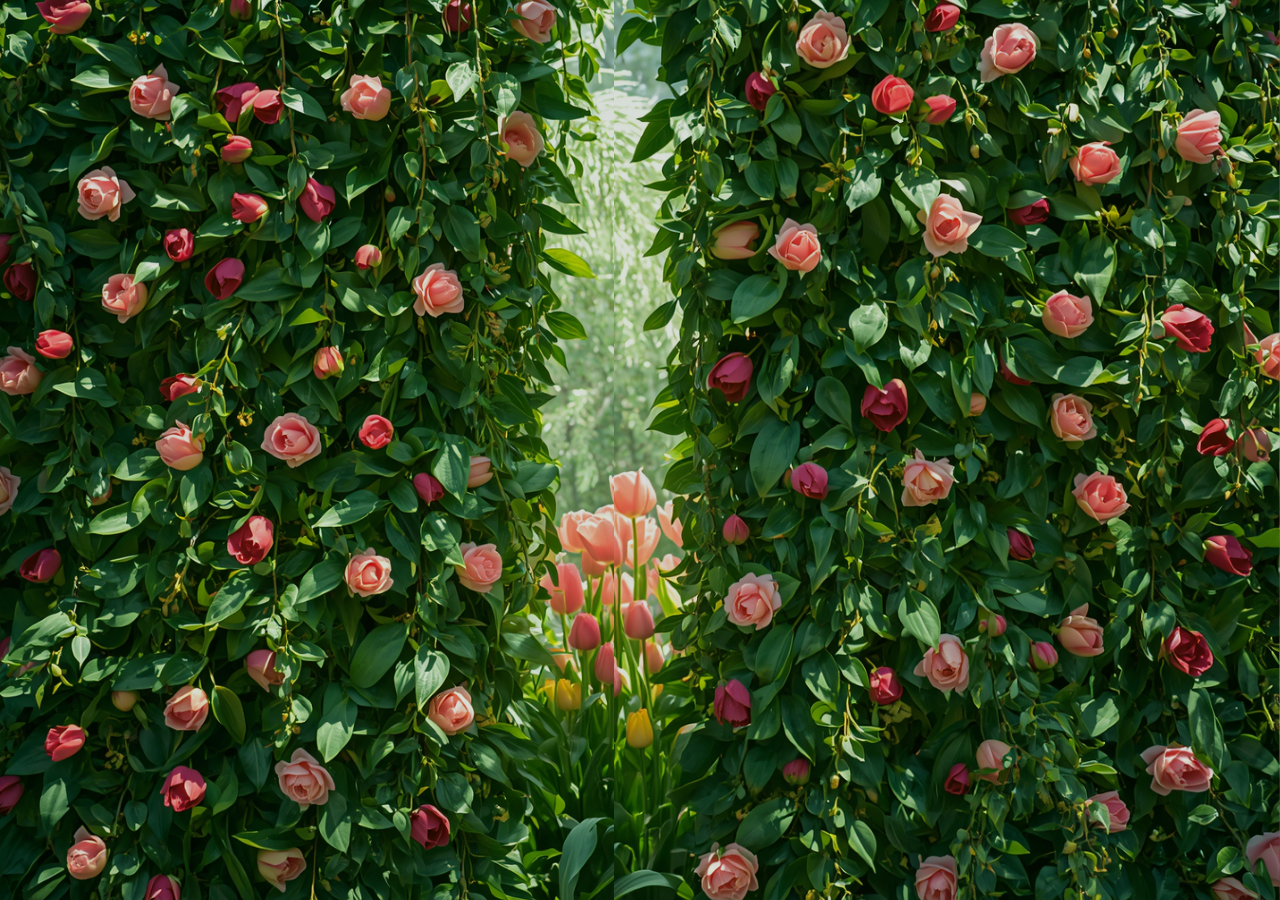
<file: index.html>
<!doctype html>
<html lang="es">
<head>
  <meta charset="UTF-8">
  <meta name="viewport" content="width=device-width, initial-scale=1.0">
  <title>¡Feliz Cumpleaños Krystal!</title>
  <link href="https://fonts.googleapis.com/css2?family=Alegreya:ital,wght@0,400;0,700;0,800;1,400&family=Dancing+Script:wght@700&display=swap" rel="stylesheet">
  <style>
    *, *::before, *::after { box-sizing: border-box; margin: 0; padding: 0; }
    html, body { height: 100%; overflow: hidden; font-family: 'Alegreya', serif; background: #101b10; color: #f4f3ee; transition: opacity 0.45s ease; }
    body.page-enter { opacity: 0; }
    body.page-leave { opacity: 0; }
    body { min-height: 100vh; }
    .escena { position: relative; width: 100vw; height: calc(100 * min(var(--vh, 1vh), 1vh)); display: flex; align-items: center; justify-content: center; cursor: pointer; overflow: hidden; }
    .bg-main { position: absolute; inset: 0; width: 100%; height: 100%; object-fit: cover; transform: scale(1.03); filter: none; }
    .overlay { position: absolute; inset: 0; background: radial-gradient(circle at top, rgba(255,255,255,0.08), transparent 35%), radial-gradient(circle at bottom, rgba(255,255,255,0.06), transparent 40%); pointer-events: none; }
    .hojas { position: absolute; top: 0; width: 52vw; height: 100%; overflow: hidden; transition: transform 2.2s cubic-bezier(.4,0,.2,1), opacity 1.8s ease-in-out; z-index: 10; }
    .hoja-izq { left: 0; }
    .hoja-der { right: 0; }
    .hojas img { width: 100%; height: 100%; object-fit: cover; }
    .hoja-der img { transform: scaleX(-1); }
    .hojas::after { content: ''; position: absolute; inset: 0; background: rgba(0,40,0,0.15); pointer-events: none; }
    .escena.abierto .hoja-izq { transform: translateX(-105%); opacity: 0; }
    .escena.abierto .hoja-der { transform: translateX(105%); opacity: 0; }
    
    /* Detalles Escénicos Naturales */
    .bird { position: absolute; z-index: 4; }
    .bird1 { width: 45px; height: 45px; top: 16%; left: -60px; animation: flyBird 25s linear infinite 2s; }
    .bird2 { width: 35px; height: 35px; top: 20%; left: -40px; animation: flyBird 29s linear infinite 3s; }
    @keyframes flyBird { 0% { transform: translateX(0) translateY(0) scale(0.5); } 50% { transform: translateX(60vw) translateY(-40px) scale(0.6); } 100% { transform: translateX(120vw) translateY(20px) scale(0.5); } }
    
    .instruccion { position: absolute; z-index: 15; bottom: 20%; width: 100%; text-align: center; padding: 0 1rem; color: #f7f4ed; font-size: clamp(1rem, 2.5vw, 1.4rem); text-shadow: 0 2px 16px rgba(0,0,0,0.8); animation: pulse-glow 2s ease-in-out infinite; pointer-events: none; }
    @keyframes pulse-glow { 0%,100% { opacity: 0.8; transform: scale(1); } 50% { opacity: 1; transform: scale(1.03); } }
    .main-content { position: relative; z-index: 15; display: flex; flex-direction: column; align-items: center; justify-content: center; text-align: center; max-width: 560px; width: 90%; padding: 1rem; opacity: 0; transform: translateY(24px); transition: opacity 0.55s ease, transform 0.55s ease; pointer-events: none; }
    .escena.abierto .main-content { opacity: 1; transform: translateY(0); pointer-events: auto; }
    .main-content h1 { font-family: 'Dancing Script', cursive; font-weight: 700; font-size: clamp(4rem, 10vw, 7rem); line-height: 1.02; margin-bottom: 1rem; background: linear-gradient(135deg, #ff99cc, #ffc285, #99ccff, #d9b3ff); background-size: 300% 300%; background-clip: text; -webkit-background-clip: text; color: transparent; -webkit-text-stroke: 2px rgba(255, 255, 255, 0.9); text-shadow: 0 0 12px rgba(255, 255, 255, 0.8), 0 6px 20px rgba(200, 120, 255, 0.6); animation: pastel-glow 7s ease infinite; min-height: 1.2em; display: inline-block; position: relative; }
    .main-content h1::after { content: '|'; position: absolute; right: -30px; color: #fff; -webkit-text-stroke: 0; animation: blink 1s step-end infinite; }
    @keyframes blink { 0%, 100% { opacity: 1; } 50% { opacity: 0; } }
    .main-content p { color: #d7e3d0; font-size: 1rem; line-height: 1.8; margin-bottom: 2rem; }
    @keyframes pastel-glow { 0% { background-position: 0% 50%; } 50% { background-position: 100% 50%; } 100% { background-position: 0% 50%; } }
    .arrow-button { 
      opacity: 0; pointer-events: none; 
      display: inline-flex; align-items: center; justify-content: center; gap: 8px;
      padding: 15px 40px;
      border-radius: 0 35px 0 35px; /* Forma de hoja mágica */
      border: 3px solid rgba(255,255,255,0.6);
      background: linear-gradient(135deg, rgba(102, 187, 106, 0.9), rgba(67, 160, 71, 0.95)); 
      color: #fff; font-family: 'Alegreya', serif; font-size: 1.5rem; font-weight: bold;
      box-shadow: 0 15px 30px rgba(0,0,0,0.3), inset 0 0 15px rgba(255,255,255,0.4); 
      transition: all 0.5s cubic-bezier(0.175, 0.885, 0.32, 1.275); 
      text-decoration: none; 
      text-shadow: 0 2px 4px rgba(0,0,0,0.3);
    }
    .escena.abierto .arrow-button { opacity: 1; pointer-events: auto; transform: translateY(0); }
    .arrow-button:hover { 
      transform: translateY(-5px) scale(1.05); 
      border-radius: 35px 0 35px 0; /* Anima la hoja invirtiéndola suavemente */
      background: linear-gradient(135deg, rgba(129, 199, 132, 0.95), rgba(76, 175, 80, 0.95));
      box-shadow: 0 20px 40px rgba(0,0,0,0.4), inset 0 0 20px rgba(255,255,255,0.6);
    }
    .footer-note { margin-top: 1.4rem; color: rgba(242,246,234,0.82); font-size: 0.95rem; }
    .password-modal { position: fixed; inset: 0; display: flex; align-items: center; justify-content: center; background: rgba(255,255,255,0.02); backdrop-filter: blur(4px); opacity: 0; visibility: hidden; transition: opacity 0.35s ease, visibility 0.35s ease; z-index: 30; }
    .password-modal.open { opacity: 1; visibility: visible; }
    .modal-panel { width: min(90%, 420px); padding: 2rem; border-radius: 28px; background: linear-gradient(135deg, rgba(255,236,245,0.96), rgba(238,245,255,0.94)); backdrop-filter: blur(4px); border: 1px solid rgba(200,170,240,0.14); box-shadow: 0 28px 60px rgba(30, 40, 75, 0.08); text-align: left; }
    .modal-panel p { color: #3e3153; font-size: 1rem; line-height: 1.7; margin-bottom: 1.25rem; }
    .modal-panel input { width: 100%; padding: 0.95rem 1rem; border-radius: 16px; border: 1px solid rgba(147, 108, 212, 0.12); background: rgba(255,255,255,0.02); font-size: 1rem; color: #332d4c; outline: none; margin-bottom: 1rem; }
    .modal-actions { display: flex; justify-content: flex-end; gap: 0.75rem; }
    .modal-actions button { cursor: pointer; border: none; border-radius: 999px; padding: 0.85rem 1.3rem; font-weight: 700; transition: transform 0.2s ease; }
    .modal-actions button:hover { transform: translateY(-1px); }
    .submit-btn { background: #8d6fff; color: #fff; }
    .cancel-btn { background: rgba(101, 84, 160, 0.14); color: #4c3c71; }
    @media (max-width: 700px) { .hojas { width: 55vw; } .main-content h1 { font-size: clamp(2rem, 10vw, 3rem); } }
  </style>
</head>
<body class="page-enter">
  <div class="escena" id="escena">
    <img src="fondo-bosque.jpg" class="bg-main" alt="Bosque de cumpleaños">
    <div class="overlay"></div>

    <!-- Detalles de paisaje (Cielo) -->
    <svg viewBox="0 0 100 100" class="bird bird1" aria-hidden="true">
      <path d="M10 50 Q30 30 50 50 Q70 30 90 50 Q70 45 50 60 Q30 45 10 50 Z" fill="rgba(15,20,15,0.85)">
        <animate attributeName="d" values="M10 50 Q30 30 50 50 Q70 30 90 50 Q70 45 50 60 Q30 45 10 50 Z; M10 60 Q30 70 50 50 Q70 70 90 60 Q70 55 50 60 Q30 55 10 60 Z; M10 50 Q30 30 50 50 Q70 30 90 50 Q70 45 50 60 Q30 45 10 50 Z" dur="1.2s" repeatCount="indefinite"/>
      </path>
    </svg>
    <svg viewBox="0 0 100 100" class="bird bird2" aria-hidden="true">
      <path d="M10 50 Q30 30 50 50 Q70 30 90 50 Q70 45 50 60 Q30 45 10 50 Z" fill="rgba(15,20,15,0.75)">
        <animate attributeName="d" values="M10 50 Q30 30 50 50 Q70 30 90 50 Q70 45 50 60 Q30 45 10 50 Z; M10 60 Q30 70 50 50 Q70 70 90 60 Q70 55 50 60 Q30 55 10 60 Z; M10 50 Q30 30 50 50 Q70 30 90 50 Q70 45 50 60 Q30 45 10 50 Z" dur="0.9s" repeatCount="indefinite"/>
      </path>
    </svg>

    <audio id="ambient-sound" src="bosque.mp3" loop preload="auto"></audio>
    <div class="hojas hoja-izq"><img src="hojas-izquierdas.png" alt="Hojas izquierda"></div>
    <div class="hojas hoja-der"><img src="hojas-derechas.png" alt="Hojas derecha"></div>

    <div class="main-content">
      <h1 id="dynamic-text"></h1>
      <a class="arrow-button" id="open-carta" href="carta.html" aria-label="Ir a la carta">Entrar 🌿</a>
    </div>
    <div class="password-modal" id="password-modal" aria-hidden="true">
      <div class="modal-panel">
        <p>Pregunta la contraseña a Gabriel y escríbela aquí para poder avanzar.</p>
        <input id="password-input" type="password" placeholder="Contraseña secreta" autocomplete="off" />
        <div class="modal-actions">
          <button type="button" class="submit-btn" id="password-submit">Enviar</button>
          <button type="button" class="cancel-btn" id="password-close">Cancelar</button>
        </div>
      </div>
    </div>
  </div>

  <script>
    const setVh = () => document.documentElement.style.setProperty('--vh', `${window.innerHeight * 0.01}px`);
    setVh();
    window.addEventListener('resize', setVh);

    const escena = document.getElementById('escena');
    const openCarta = document.getElementById('open-carta');
    const passwordModal = document.getElementById('password-modal');
    const passwordInput = document.getElementById('password-input');
    const passwordSubmit = document.getElementById('password-submit');
    const passwordClose = document.getElementById('password-close');
    let opened = false;

    const dynamicText = document.getElementById('dynamic-text');
    const bgMain = document.querySelector('.bg-main');
    const arrowButton = document.getElementById('open-carta');

    // Efecto Parallax en el fondo
    document.addEventListener('mousemove', (e) => {
      const x = (window.innerWidth / 2 - e.pageX) / 40;
      const y = (window.innerHeight / 2 - e.pageY) / 40;
      bgMain.style.transform = `scale(1.08) translate(${x}px, ${y}px)`;
    });

    escena.addEventListener('click', (event) => {
      if (!opened) {
        opened = true;
        escena.classList.add('abierto');
        createSparkles();
        createBalloons();
        playWind();

        const ambientSound = document.getElementById('ambient-sound');
        if (ambientSound) {
          ambientSound.volume = 0.1; // Volumen bajo
          ambientSound.play().catch(() => console.log("Falta el archivo bosque.mp3"));
        }

        // Efecto de máquina de escribir para "Holi..."
        const textToType = "Holi...";
        let i = 0;
        dynamicText.innerHTML = '';
        
        // Ocultar botón temporalmente hasta que termine de escribir
        arrowButton.style.opacity = '0';
        arrowButton.style.pointerEvents = 'none';

        function typeWriter() {
          if (i < textToType.length) {
            dynamicText.innerHTML += textToType.charAt(i);
            i++;
            setTimeout(typeWriter, 200);
          } else {
            // Mostrar botón después de escribir
            setTimeout(() => {
              arrowButton.style.opacity = '1';
              arrowButton.style.pointerEvents = 'auto';
            }, 500);
          }
        }
        setTimeout(typeWriter, 800); // Esperar a que las hojas se abran
      }
    });

    function openPasswordModal() {
      passwordModal.classList.add('open');
      passwordModal.setAttribute('aria-hidden', 'false');
      passwordInput.value = '';
      setTimeout(() => passwordInput.focus(), 80);
    }

    function closePasswordModal() {
      passwordModal.classList.remove('open');
      passwordModal.setAttribute('aria-hidden', 'true');
    }

    document.addEventListener('DOMContentLoaded', () => {
      document.body.classList.remove('page-enter');
    });

    openCarta.addEventListener('click', (event) => {
      event.preventDefault();
      if (!opened) {
        opened = true;
        escena.classList.add('abierto');
        createSparkles();
        createBalloons();
        playWind();
      }
      openPasswordModal();
    });

    passwordSubmit.addEventListener('click', () => {
      const answer = passwordInput.value.trim().toLowerCase();
      if (answer === 'feliz pumpe tqm') {
        closePasswordModal();
        document.body.classList.add('page-leave');
        setTimeout(() => { window.location.href = 'carta.html'; }, 400);
      } else {
        alert('Contraseña incorrecta. Recuerda preguntarle a Gabriel.');
        passwordInput.focus();
      }
    });

    passwordClose.addEventListener('click', () => {
      closePasswordModal();
    });

    passwordInput.addEventListener('keydown', (event) => {
      if (event.key === 'Enter') {
        event.preventDefault();
        passwordSubmit.click();
      }
    });

    function createSparkles() {
      const colors = ['#66bb6a','#fdd835','#43a047','#fff176','#a5d6a7','#ffee58'];
      for (let i = 0; i < 24; i++) {
        setTimeout(() => {
          const sparkle = document.createElement('div');
          sparkle.style.position = 'absolute';
          sparkle.style.width = `${4 + Math.random() * 8}px`;
          sparkle.style.height = sparkle.style.width;
          sparkle.style.borderRadius = '50%';
          sparkle.style.background = colors[Math.floor(Math.random() * colors.length)];
          sparkle.style.left = `${Math.random() * 100}vw`;
          sparkle.style.top = `${20 + Math.random() * 60}%`;
          sparkle.style.opacity = '0.9';
          sparkle.style.zIndex = 14;
          sparkle.style.pointerEvents = 'none';
          sparkle.style.animation = `sparkle-rise ${2 + Math.random() * 1.5}s ease-out forwards`;
          escena.appendChild(sparkle);
          setTimeout(() => sparkle.remove(), 4200);
        }, Math.random() * 1200);
      }
    }

    function createBalloons() {
      const colors = ['#FF1461', '#18FF92', '#5A87FF', '#FBF38C', '#FF18F0', '#00D4FF', '#FF6B9D'];
      for (let i = 0; i < 18; i++) {
        setTimeout(() => {
          const balloon = document.createElement('div');
          balloon.style.position = 'fixed';
          balloon.style.width = '40px';
          balloon.style.height = '50px';
          balloon.style.borderRadius = '50% 50% 50% 0';
          balloon.style.background = colors[Math.floor(Math.random() * colors.length)];
          balloon.style.left = `${Math.random() * 100}vw`;
          balloon.style.bottom = '-60px';
          balloon.style.zIndex = 16;
          balloon.style.pointerEvents = 'none';
          balloon.style.transform = 'translateX(0)';
          balloon.style.animation = `balloon-rise ${3.5 + Math.random() * 1}s ease-in forwards`;
          balloon.style.setProperty('--tx', `${(Math.random() - 0.5) * 170}px`);
          document.body.appendChild(balloon);
          setTimeout(() => balloon.remove(), 4500);
        }, Math.random() * 1000);
      }
    }

    function playWind(){
      try{
        const ctx = window.__sharedAudioCtx = window.__sharedAudioCtx || new (window.AudioContext || window.webkitAudioContext)();
        const len = Math.floor(ctx.sampleRate * 1.2);
        const buffer = ctx.createBuffer(1, len, ctx.sampleRate);
        const data = buffer.getChannelData(0);
        for(let i=0;i<len;i++){
          // decaying noise
          data[i] = (Math.random()*2 - 1) * 0.5 * (1 - i/len);
        }
        const src = ctx.createBufferSource();
        src.buffer = buffer;
        const hp = ctx.createBiquadFilter(); hp.type = 'highpass'; hp.frequency.value = 180 + Math.random() * 60;
        const lp = ctx.createBiquadFilter(); lp.type = 'lowpass'; lp.frequency.value = 1200 + Math.random() * 800;
        const g = ctx.createGain(); g.gain.value = 0.0001;
        src.connect(hp); hp.connect(lp); lp.connect(g); g.connect(ctx.destination);
        const now = ctx.currentTime;
        g.gain.setValueAtTime(0.0001, now);
        g.gain.linearRampToValueAtTime(0.06, now + 0.18);
        g.gain.linearRampToValueAtTime(0.0001, now + 1.1);
        src.start(now);
        src.stop(now + 1.15);
      }catch(e){ }
    }

    const styleSheet = document.createElement('style');
    styleSheet.textContent = `@keyframes sparkle-rise { 0% { opacity: 1; transform: translateY(0) scale(1); } 100% { opacity: 0; transform: translateY(-180px) scale(0.4); } } @keyframes balloon-rise { 0% { opacity: 0.9; transform: translateY(0) translateX(0) rotate(0deg); } 100% { opacity: 0; transform: translateY(-180px) translateX(var(--tx)) rotate(360deg); } }`;
    document.head.appendChild(styleSheet);
    
    // Click sound for interactive elements (buttons/links)
    (function(){
      let audioCtx;
      function playClick(){
        try{
          if(!audioCtx) audioCtx = new (window.AudioContext || window.webkitAudioContext)();
          const o = audioCtx.createOscillator();
          const g = audioCtx.createGain();
          o.type = 'sine';
          o.frequency.value = 900 + Math.random() * 160;
          o.connect(g); g.connect(audioCtx.destination);
          const now = audioCtx.currentTime;
          g.gain.setValueAtTime(0.0001, now);
          g.gain.exponentialRampToValueAtTime(0.12, now + 0.006);
          g.gain.exponentialRampToValueAtTime(0.0001, now + 0.12);
          o.start(now);
          o.stop(now + 0.12);
        }catch(e){ /* ignore audio errors */ }
      }
      document.addEventListener('click', function(e){
        const el = e.target.closest('button, a, [role="button"], .action-button, .arrow-button, .arrow-small, .nav-left, .nav-right, .moving-btn');
        if(el) playClick();
      }, true);
    })();
  </script>
</body>
</html>
</file>
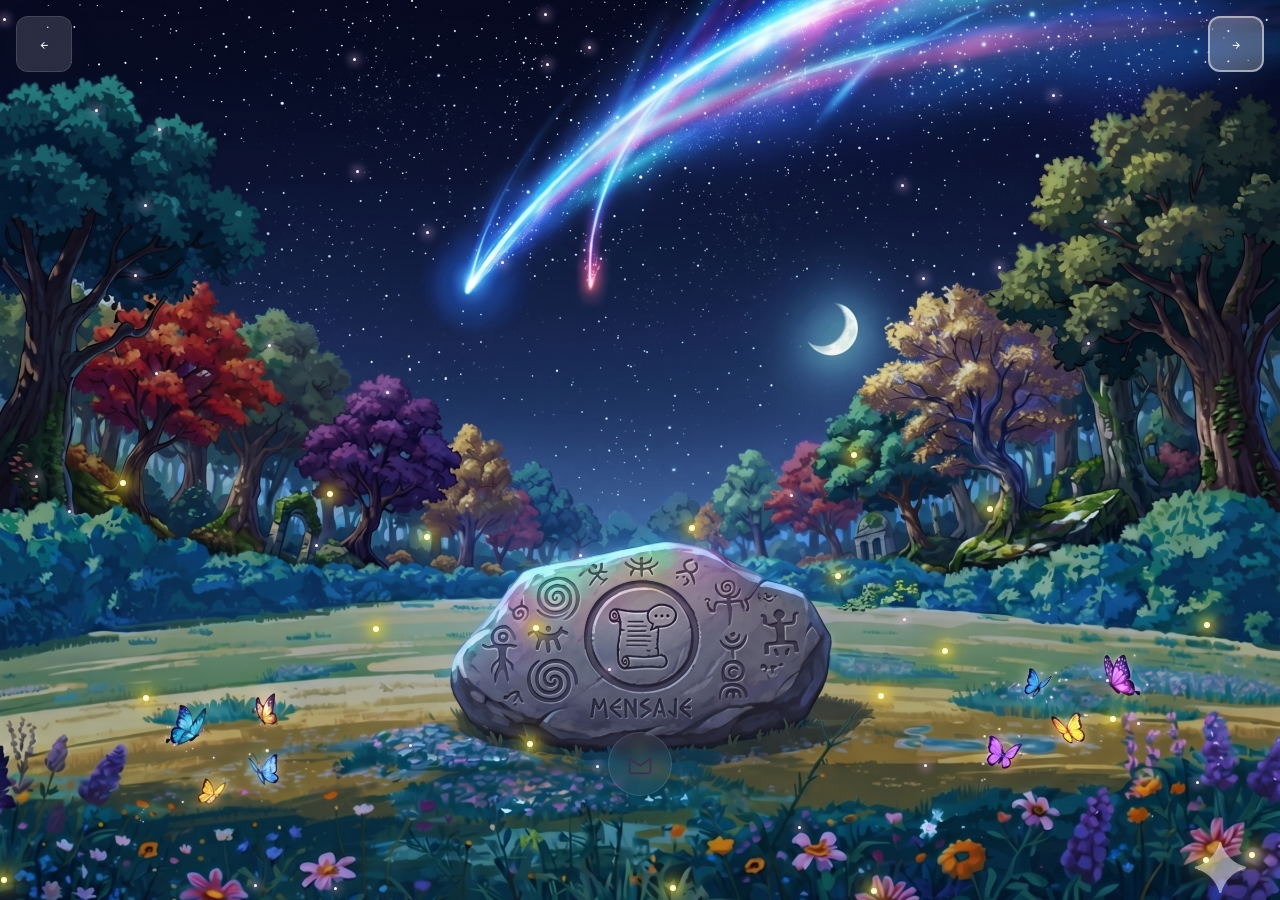
<file: carta.html>
<!doctype html>
<html lang="es">
<head>
  <meta charset="UTF-8">
  <meta name="viewport" content="width=device-width, initial-scale=1.0">
  <title>Carta para Krystal</title>
  <link href="https://fonts.googleapis.com/css2?family=Alegreya:ital,wght@0,400;0,700;0,800;1,400&family=Dancing+Script:wght@700&display=swap" rel="stylesheet">
  <style>
    *, *::before, *::after { box-sizing: border-box; margin: 0; padding: 0; }
    html, body { height: 100%; overflow: hidden; font-family: 'Alegreya', serif; background: #e8f4ff; color: #2d2a35; }
    body { min-height: 100vh; }
    .page { position: relative; width: 100vw; height: calc(100 * min(var(--vh, 1vh), 1vh)); display: flex; align-items: center; justify-content: center; background: url('fondo-carta.png') center/cover no-repeat; }
    .fade-enter { opacity: 0; transform: scale(0.98); }
    .fade-enter-active { animation: fadeIn 0.7s ease forwards; }
    .fade-leave-active { animation: fadeOut 0.4s ease forwards; }
    @keyframes fadeIn { 0% { opacity: 0; transform: scale(0.98); } 100% { opacity: 1; transform: scale(1); } }
    @keyframes fadeOut { 0% { opacity: 1; transform: scale(1); } 100% { opacity: 0; transform: scale(0.98); } }
    .nav-left, .nav-right { position: absolute; top: 1rem; width: 56px; height: 56px; display: inline-flex; align-items: center; justify-content: center; border-radius: 12px; background: rgba(255,255,255,0.14); color: #fff; text-decoration: none; border: 1px solid rgba(255,255,255,0.12); box-shadow: 0 10px 30px rgba(45,42,56,0.12); }
    .nav-left { left: 1rem; }
    .nav-right { right: 1rem; animation: pulse-button 2.5s infinite; background: rgba(255,255,255,0.25); border: 2px solid rgba(255,255,255,0.5); }
    @keyframes pulse-button { 0%, 100% { box-shadow: 0 0 10px rgba(255,255,255,0.3); transform: scale(1); } 50% { box-shadow: 0 0 25px rgba(255,255,255,0.8); transform: scale(1.1); background: rgba(255,255,255,0.35); } }
    .nav-left:hover { transform: translateY(-2px); background: rgba(255,255,255,0.22); color: #2d2a35; }
    .nav-right:hover { animation-play-state: paused; transform: scale(1.1) translateY(-2px); background: rgba(255,255,255,0.4); color: #2d2a35; }
    .butterfly-wrapper { position: absolute; bottom: 10%; left: -10%; z-index: 30; pointer-events: none; animation: flyAcross 12s cubic-bezier(0.4, 0, 0.2, 1) infinite; filter: drop-shadow(0 8px 12px rgba(0,0,0,0.2)); }
    @keyframes flyAcross {
      0% { left: -10%; bottom: 10%; transform: rotate(35deg) scale(0.5); opacity: 0; }
      5% { opacity: 1; }
      25% { left: 25%; bottom: 35%; transform: rotate(15deg) scale(0.9); }
      45% { left: 45%; bottom: 60%; transform: rotate(40deg) scale(1.1); }
      65% { left: 70%; bottom: 70%; transform: rotate(10deg) scale(0.9); }
      85% { left: calc(100% - 90px); bottom: calc(100% - 80px); transform: rotate(25deg) scale(0.8); opacity: 1; }
      95% { left: calc(100% - 30px); bottom: calc(100% - 20px); transform: rotate(45deg) scale(0.4); opacity: 0; }
      100% { left: calc(100% - 30px); bottom: calc(100% - 20px); transform: rotate(45deg) scale(0.4); opacity: 0; }
    }
    .wing { transform-origin: 50% 50%; }
    .wing-left { animation: flapLeft 0.1s ease-in-out infinite alternate; }
    .wing-right { animation: flapRight 0.1s ease-in-out infinite alternate; }
    @keyframes flapLeft { 0% { transform: scaleX(1) skewY(0deg); } 100% { transform: scaleX(0.1) skewY(-15deg); } }
    @keyframes flapRight { 0% { transform: scaleX(1) skewY(0deg); } 100% { transform: scaleX(0.1) skewY(15deg); } }
    .action-button { position: absolute; left: 50%; bottom: 6.5rem; transform: translateX(-50%); width: 64px; height: 64px; background: rgba(255,255,255,0.06); border: 1px solid rgba(255,255,255,0.12); border-radius: 50%; color: rgba(255,255,255,0.9); display: inline-flex; align-items: center; justify-content: center; text-align: center; line-height: 44px; font-size: 0.95rem; text-decoration: none; transition: background 0.25s ease, color 0.25s ease, transform 0.2s ease; backdrop-filter: blur(6px); box-shadow: 0 10px 40px rgba(30,30,50,0.12); }
    .action-button:hover { background: rgba(255,255,255,0.14); color: #2d2a35; transform: translateX(-50%) translateY(-4px); }
    .moving-btn { position: fixed; z-index: 45; width: 80px; height: 80px; background: transparent; border: none; display: flex; align-items: center; justify-content: center; cursor: pointer; transition: transform 0.1s ease, opacity 0.2s ease; outline: none; box-shadow: none; }
    .moving-hidden { opacity: 0; pointer-events: none; }
    .ladybug-stealer { position: fixed; z-index: 100; display: flex; align-items: center; justify-content: center; width: 80px; height: 80px; transition: all 4.5s cubic-bezier(0.4, 0, 0.2, 1); transform: scale(1) rotate(0deg); opacity: 1; pointer-events: none; filter: drop-shadow(0 10px 15px rgba(0,0,0,0.4)); }
    .ladybug-stealer.fly-away { transform: translate(-50vw, 40vh) scale(1.5) rotate(-60deg); opacity: 0; }
    .stolen-arrow-anim { position: absolute; color: #fff; font-weight: bold; font-size: 26px; z-index: 2; padding-top: 10px; }
    .game-message { position: fixed; top: 50%; left: 50%; transform: translate(-50%, -50%) scale(0.8); background: rgba(229, 43, 43, 0.85); backdrop-filter: blur(8px); padding: 1.5rem 3rem; border-radius: 20px; box-shadow: 0 10px 30px rgba(0,0,0,0.3); text-align: center; font-family: 'Dancing Script', cursive; font-size: 2.5rem; color: #fff; z-index: 100; opacity: 0; pointer-events: none; transition: all 0.4s cubic-bezier(0.4, 0, 0.2, 1); border: 2px solid rgba(255,255,255,0.4); }
    .game-message.show { opacity: 1; transform: translate(-50%, -50%) scale(1); }
    @keyframes ladybug-flutter { 0%, 100% { transform: scaleX(1); } 50% { transform: scaleX(0.8); } }
    .ladybug-wing { transform-origin: 50% 20%; animation: ladybug-flutter 0.08s infinite; }
    .modal-overlay { position: fixed; inset: 0; display: flex; align-items: center; justify-content: center; background: rgba(255,255,255,0.02); backdrop-filter: blur(4px); opacity: 0; visibility: hidden; transition: opacity 0.3s ease, visibility 0.3s ease; z-index: 20; }
    .modal-overlay.open { opacity: 1; visibility: visible; }
    .modal-panel { width: min(92%, 520px); padding: 2rem; border-radius: 28px; background: linear-gradient(135deg, rgba(255,236,245,0.96), rgba(238,245,255,0.94)); backdrop-filter: blur(4px); box-shadow: 0 28px 80px rgba(45, 42, 56, 0.10); border: 1px solid rgba(200,170,240,0.14); }
    .modal-panel h2 { font-family: 'Dancing Script', cursive; font-size: clamp(2rem, 4vw, 2.8rem); margin-bottom: 0.8rem; color: #4b3c6a; }
    .carta-texto { text-align: left; max-height: 60vh; overflow-y: auto; padding-right: 15px; margin-bottom: 1.4rem; }
    .carta-texto::-webkit-scrollbar { width: 6px; }
    .carta-texto::-webkit-scrollbar-thumb { background: #caa0ff; border-radius: 4px; }
    .carta-texto p { color: #4b3c6a; font-size: 1.05rem; line-height: 1.6; margin-bottom: 1rem; }
    .carta-texto p.firma { font-family: 'Dancing Script', cursive; font-size: 1.8rem; text-align: right; margin-top: 1.5rem; color: #4b3c6a; line-height: 1.2; }
    .modal-panel button { display: inline-flex; align-items: center; justify-content: center; min-width: 110px; padding: 0.85rem 1.1rem; border: none; border-radius: 999px; background: #caa0ff; color: white; font-weight: 700; cursor: pointer; transition: transform 0.2s ease, background 0.2s ease; }
    .modal-panel button:hover { transform: translateY(-2px); background: #b78bfd; }
    @media (max-width: 700px) { .action-button { width: 85%; bottom: 2.75rem; } .modal-panel { padding: 1.5rem; } }
  </style>
</head>
<body>
    <div class="page fade-enter fade-enter-active">
    <a class="nav-left" href="index.html" aria-label="Volver al inicio">←</a>
    <div class="butterfly-wrapper" aria-hidden="true">
      <svg class="butterfly-svg" viewBox="0 0 100 100" width="55" height="55">
        <defs>
          <linearGradient id="wingGrad" x1="0%" y1="0%" x2="100%" y2="100%">
            <stop offset="0%" stop-color="#ffb3d9" />
            <stop offset="100%" stop-color="#b28dff" />
          </linearGradient>
        </defs>
        <path class="wing wing-left" d="M50 50 C 30 10, -10 30, 20 65 C 10 85, 40 95, 50 50" fill="url(#wingGrad)" opacity="0.85"/>
        <path class="wing wing-right" d="M50 50 C 70 10, 110 30, 80 65 C 90 85, 60 95, 50 50" fill="url(#wingGrad)" opacity="0.85"/>
        <ellipse cx="50" cy="50" rx="2.5" ry="16" fill="#3b2f56"/>
        <path d="M49 35 C 45 25, 40 20, 38 22" fill="none" stroke="#3b2f56" stroke-width="1.5"/>
        <path d="M51 35 C 55 25, 60 20, 62 22" fill="none" stroke="#3b2f56" stroke-width="1.5"/>
      </svg>
    </div>
    <a class="nav-right" id="start-challenge" href="#" aria-label="Ir a fotos">→</a>
    <a class="action-button" id="show-message" href="#" title="Ver sorpresa">
      <!-- envelope icon -->
      <svg width="28" height="28" viewBox="0 0 24 24" fill="none" xmlns="http://www.w3.org/2000/svg" aria-hidden="true">
        <path d="M3 7.5V18a2 2 0 0 0 2 2h14a2 2 0 0 0 2-2V7.5" stroke="#3b2f56" stroke-width="1.4" stroke-linecap="round" stroke-linejoin="round"/>
        <path d="M21 7.5l-9 6-9-6" stroke="#3b2f56" stroke-width="1.4" stroke-linecap="round" stroke-linejoin="round"/>
      </svg>
    </a>
    <button id="moving-btn" class="moving-btn moving-hidden" aria-hidden="true">
      <svg viewBox="0 0 100 100" width="80" height="80" style="transform: rotate(-15deg); filter: drop-shadow(0 8px 12px rgba(0,0,0,0.4))">
        <path d="M 20 30 L 5 20 M 20 50 L 2 50 M 20 70 L 5 80 M 80 30 L 95 20 M 80 50 L 98 50 M 80 70 L 95 80" stroke="#222" stroke-width="4" stroke-linecap="round"/>
        <ellipse cx="50" cy="50" rx="35" ry="45" fill="#222"/>
        <circle cx="50" cy="15" r="15" fill="#222"/>
        <path d="M 45 10 Q 30 -5 25 0 M 55 10 Q 70 -5 75 0" stroke="#222" stroke-width="3" fill="none" stroke-linecap="round"/>
        <path class="ladybug-wing" d="M 49 20 C 10 20, 10 95, 49 95 Z" fill="#e52b2b"/>
        <path class="ladybug-wing" d="M 51 20 C 90 20, 90 95, 51 95 Z" fill="#e52b2b"/>
        <circle cx="35" cy="40" r="5" fill="#222"/><circle cx="30" cy="65" r="6" fill="#222"/><circle cx="40" cy="80" r="4" fill="#222"/><circle cx="65" cy="40" r="5" fill="#222"/><circle cx="70" cy="65" r="6" fill="#222"/><circle cx="60" cy="80" r="4" fill="#222"/>
      </svg>
      <div style="position: absolute; color: white; font-weight: bold; font-size: 24px; padding-top: 10px; pointer-events:none;">→</div>
    </button>
    <audio id="carta-audio" src="carta.mp3" loop autoplay preload="auto"></audio>
    <div class="modal-overlay" id="modal-overlay" aria-hidden="true">
      <div class="modal-panel">
        <h2>Para Krystal</h2>
        <div class="carta-texto">
          <p>Holi Kry,</p>
          <p>Probablemente haya muchas cosas de tu presente que no te gusten; ahora mismo podrías enumerar varias. Tienes una vida muy ocupada y cansada. Hay días en los cuales solo quieres rendirte, pero no lo haces: sigues viviendo y luchando por salir adelante. Has experimentado tantas cosas últimamente y, a pesar de todo, tu deseo de salir adelante sigue intacto.</p>
          <p>Quiero que sepas que, aunque nuestras vidas hayan tomado caminos diferentes, puedo ver lo mucho que te esfuerzas y estoy muy orgulloso de en quién te has convertido. Te conocí hace 6 años y no hay un solo día en el cual no haya sentido que conozco a una persona extraordinaria. Tu forma de ser me llenó de alegría muchísimos días, y me ayudaste muchísimo incluso cuando no tenías por qué hacerlo.</p>
          <p>A pesar de los problemas que hemos vivido, me alegra de corazón poder seguir considerándote una amiga con la cual cuento (al igual que tú sabes que sigues contando conmigo). Todo eso te hace una persona maravillosa que merece muchísimo respeto y admiración.</p>
          <p>Has logrado grandes cosas todos estos años. Quizá a veces no lo notes, pero ya estás construyendo tu propia vida: te organizas con tus comidas, manejas súper bien (recuerda cuando te daba miedo), tienes una casa a la cual llegar, tienes tu propio espacio y las cosas que quieres. Aunque a veces sientas que has desperdiciado años de tu vida, créeme que tienes un montón de razones de las cuales sentirte orgullosa.</p>
          <p>La vida es muy difícil como para no detenerse a ver los logros que has alcanzado. Siéntete profundamente orgullosa de quién eres, porque eres una persona increíble y muy afortunada, rodeada de una familia que te ama muchísimo.</p>
          <p><em>P.D. Sigue a la mariposa para continuar.</em></p>
          <p class="firma">Gabs<br>tqm</p>
        </div>
        <button id="close-modal" type="button">Cerrar</button>
      </div>
    </div>
  </div>

  <script>
    const setVh = () => document.documentElement.style.setProperty('--vh', `${window.innerHeight * 0.01}px`);
    setVh();
    window.addEventListener('resize', setVh);

    const showMessage = document.getElementById('show-message');
    const modalOverlay = document.getElementById('modal-overlay');
    const closeModal = document.getElementById('close-modal');
    const cartaAudio = document.getElementById('carta-audio');
    
    cartaAudio.volume = 0.15; // Reducido al 15% (bajado un 85%)

    const tryPlayAudio = () => {
      if(cartaAudio.paused) {
        cartaAudio.play().catch(e => console.log('Audio no se pudo reproducir:', e));
      }
    };

    // Intentar reproducir audio al iniciar
    tryPlayAudio();

    // Si el navegador lo bloquea, reproducir al más mínimo movimiento o toque
    ['click', 'touchstart', 'mousemove', 'keydown'].forEach(evt => {
      document.body.addEventListener(evt, tryPlayAudio, { once: true });
    });

    showMessage.addEventListener('click', (event) => {
      event.preventDefault();
      modalOverlay.classList.add('open');
      modalOverlay.setAttribute('aria-hidden', 'false');
      if(cartaAudio.paused) cartaAudio.play().catch(e => console.log('Audio error:', e));
    });

    closeModal.addEventListener('click', () => {
      modalOverlay.classList.remove('open');
      modalOverlay.setAttribute('aria-hidden', 'true');
    });
    
    // Moving button challenge: click the moving button 5 times to advance
    const movingBtn = document.getElementById('moving-btn');
    const startChallenge = document.getElementById('start-challenge');
    let clicks = 0;
    let moveTimer = null;

    function randomPosition(size = 66) {
      const padding = 16;
      const vw = Math.max(document.documentElement.clientWidth || 0, window.innerWidth || 0);
      const vh = Math.max(document.documentElement.clientHeight || 0, window.innerHeight || 0);
      const x = Math.floor(padding + Math.random() * (vw - size - padding * 2));
      const y = Math.floor(padding + Math.random() * (vh - size - padding * 2));
      return { x, y };
    }

    function showMoving() {
      const pos = randomPosition();
      movingBtn.style.left = pos.x + 'px';
      movingBtn.style.top = pos.y + 'px';
      movingBtn.classList.remove('moving-hidden');
      movingBtn.setAttribute('aria-hidden', 'false');
      // hide after a while
      clearTimeout(moveTimer);
      moveTimer = setTimeout(() => {
        movingBtn.classList.add('moving-hidden');
        movingBtn.setAttribute('aria-hidden', 'true');
        // re-show after short pause
        moveTimer = setTimeout(showMoving, 500 + Math.random() * 900);
      }, 1200 + Math.random() * 800);
    }

    function startMovingChallenge() {
      clicks = 0;
      showMoving();
      startChallenge.classList.add('moving-hidden');
      startChallenge.setAttribute('aria-hidden', 'true');
    }

    const gameMessage = document.createElement('div');
    gameMessage.className = 'game-message';
    gameMessage.innerHTML = '¡Una mariquita se robó el botón!<br><span style="font-size:1.6rem; margin-top:10px; display:block">Atrápala 5 veces</span>';
    document.body.appendChild(gameMessage);

    startChallenge.addEventListener('click', (e) => {
      e.preventDefault();
      
      startChallenge.classList.add('moving-hidden');
      startChallenge.style.opacity = '0';
      startChallenge.style.pointerEvents = 'none';

      const stealer = document.createElement('div');
      stealer.className = 'ladybug-stealer';
      stealer.innerHTML = `
        <svg viewBox="0 0 100 100" width="80" height="80">
          <path d="M 20 30 L 5 20 M 20 50 L 2 50 M 20 70 L 5 80 M 80 30 L 95 20 M 80 50 L 98 50 M 80 70 L 95 80" stroke="#222" stroke-width="4" stroke-linecap="round"/>
          <ellipse cx="50" cy="50" rx="35" ry="45" fill="#222"/>
          <circle cx="50" cy="15" r="15" fill="#222"/>
          <path d="M 45 10 Q 30 -5 25 0 M 55 10 Q 70 -5 75 0" stroke="#222" stroke-width="3" fill="none" stroke-linecap="round"/>
          <path class="ladybug-wing" d="M 49 20 C 10 20, 10 95, 49 95 Z" fill="#e52b2b"/>
          <path class="ladybug-wing" d="M 51 20 C 90 20, 90 95, 51 95 Z" fill="#e52b2b"/>
          <circle cx="35" cy="40" r="5" fill="#222"/><circle cx="30" cy="65" r="6" fill="#222"/><circle cx="40" cy="80" r="4" fill="#222"/><circle cx="65" cy="40" r="5" fill="#222"/><circle cx="70" cy="65" r="6" fill="#222"/><circle cx="60" cy="80" r="4" fill="#222"/>
        </svg>
        <div class="stolen-arrow-anim">→</div>
      `;
      document.body.appendChild(stealer);
      
      const rect = startChallenge.getBoundingClientRect();
      stealer.style.left = `${rect.left - 10}px`;
      stealer.style.top = `${rect.top - 10}px`;
      
      setTimeout(() => {
        stealer.classList.add('fly-away');
      }, 50);

      setTimeout(() => {
        stealer.remove();
        gameMessage.classList.add('show');
      }, 4500);

      setTimeout(() => {
        gameMessage.classList.remove('show');
        startMovingChallenge();
      }, 7500);
    });

    function createFirework(x, y) {
      const count = 12;
      for (let i = 0; i < count; i++) {
        const spark = document.createElement('div');
        spark.style.position = 'fixed';
        spark.style.left = `${x}px`;
        spark.style.top = `${y}px`;
        spark.style.width = '8px';
        spark.style.height = '8px';
        spark.style.borderRadius = '50%';
        spark.style.background = ['#ffb3d9','#ffd37f','#96c5ff','#b28dff','#ffa5b5'][Math.floor(Math.random()*5)];
        spark.style.zIndex = 50;
        spark.style.pointerEvents = 'none';
        spark.style.opacity = '1';
        const angle = Math.random() * Math.PI * 2;
        const dist = 60 + Math.random() * 60;
        const dx = Math.cos(angle) * dist;
        const dy = Math.sin(angle) * dist;
        spark.style.transform = 'translate(0,0) scale(1)';
        spark.style.transition = 'transform 0.8s ease-out, opacity 0.8s ease-out';
        document.body.appendChild(spark);
        requestAnimationFrame(() => {
          spark.style.transform = `translate(${dx}px, ${dy}px) scale(0.3)`;
          spark.style.opacity = '0';
        });
        setTimeout(() => spark.remove(), 820);
      }
    }

    movingBtn.addEventListener('click', (e) => {
      e.preventDefault();
      clicks += 1;
      movingBtn.style.fontSize = '24px';
      movingBtn.style.transform = 'scale(0.92)';
      setTimeout(() => {
        movingBtn.style.transform = '';
        movingBtn.style.fontSize = '20px';
      }, 120);
      const rect = movingBtn.getBoundingClientRect();
      createFirework(rect.left + rect.width / 2, rect.top + rect.height / 2);
      // after each successful click, move immediately
      clearTimeout(moveTimer);
      if (clicks >= 5) {
        // proceed to fotos.html with a small delay and exit animation
        movingBtn.classList.add('moving-hidden');
        setTimeout(() => { window.location.href = 'fotos.html'; }, 300);
      } else {
        // briefly hide then show at new position
        movingBtn.classList.add('moving-hidden');
        moveTimer = setTimeout(showMoving, 250 + Math.random() * 600);
      }
    });
    
    // Click sound globally for buttons/interactive elements
    (function(){
      let audioCtx;
      function playClick(){
        try{
          if(!audioCtx) audioCtx = new (window.AudioContext || window.webkitAudioContext)();
          const o = audioCtx.createOscillator();
          const g = audioCtx.createGain();
          o.type = 'sine';
          o.frequency.value = 900 + Math.random() * 140;
          o.connect(g); g.connect(audioCtx.destination);
          const now = audioCtx.currentTime;
          g.gain.setValueAtTime(0.0001, now);
          g.gain.exponentialRampToValueAtTime(0.12, now + 0.006);
          g.gain.exponentialRampToValueAtTime(0.0001, now + 0.12);
          o.start(now);
          o.stop(now + 0.12);
        }catch(e){}
      }
      document.addEventListener('click', function(e){
        const el = e.target.closest('button, a, [role="button"], .action-button, .arrow-button, .arrow-small, .nav-left, .nav-right, .moving-btn');
        if(el) playClick();
      }, true);
    })();

    // --- Magia: Luciérnagas y Polvo de Hadas ---
    (function initMagic() {
      const style = document.createElement('style');
      style.textContent = `
        .firefly { position: absolute; width: 6px; height: 6px; background: #fffacd; border-radius: 50%; box-shadow: 0 0 12px 3px rgba(255, 235, 59, 0.9), 0 0 25px 6px rgba(255, 193, 7, 0.7); pointer-events: none; z-index: 15; }
        .fairy-dust { position: absolute; width: 3px; height: 3px; background: #ffffff; border-radius: 50%; box-shadow: 0 0 10px 2px rgba(255, 200, 255, 0.8); pointer-events: none; z-index: 14; }
        @keyframes magic-pulse { 0% { opacity: 0.15; transform: scale(0.6); } 100% { opacity: 1; transform: scale(1.4); } }
        @keyframes firefly-float-0 { 0% { transform: translate(0, 0); } 100% { transform: translate(50px, -70px); } }
        @keyframes firefly-float-1 { 0% { transform: translate(0, 0); } 100% { transform: translate(-50px, -40px); } }
        @keyframes firefly-float-2 { 0% { transform: translate(0, 0); } 100% { transform: translate(40px, 50px); } }
        @keyframes dust-drift { 0% { transform: translate(0, 0); opacity: 0; } 20% { opacity: 0.8; } 80% { opacity: 0.8; } 100% { transform: translate(60px, -120px); opacity: 0; } }
      `;
      document.head.appendChild(style);

      const container = document.querySelector('.page');
      
      // Luciérnagas (más grandes, más luminosas, hasta la mitad de la pantalla)
      for (let i = 0; i < 20; i++) {
        const f = document.createElement('div');
        f.className = 'firefly';
        f.style.left = `${Math.random() * 100}vw`;
        f.style.bottom = `${Math.random() * 50}vh`;
        const floatDur = 6 + Math.random() * 6;
        const pulseDur = 1.5 + Math.random() * 2.5;
        const delay = Math.random() * -10;
        const floatAnim = `firefly-float-${Math.floor(Math.random() * 3)}`;
        f.style.animation = `${floatAnim} ${floatDur}s ease-in-out ${delay}s infinite alternate, magic-pulse ${pulseDur}s ease-in-out ${delay}s infinite alternate`;
        container.appendChild(f);
      }

      // Polvo de hadas (estrellitas tenues que suben por toda la pantalla)
      for (let i = 0; i < 40; i++) {
        const d = document.createElement('div');
        d.className = 'fairy-dust';
        d.style.left = `${Math.random() * 100}vw`;
        d.style.bottom = `${Math.random() * 100}vh`;
        const driftDur = 8 + Math.random() * 10;
        const delay = Math.random() * -15;
        d.style.animation = `dust-drift ${driftDur}s linear ${delay}s infinite`;
        container.appendChild(d);
      }
    })();
  </script>
</body>
</html>
</file>
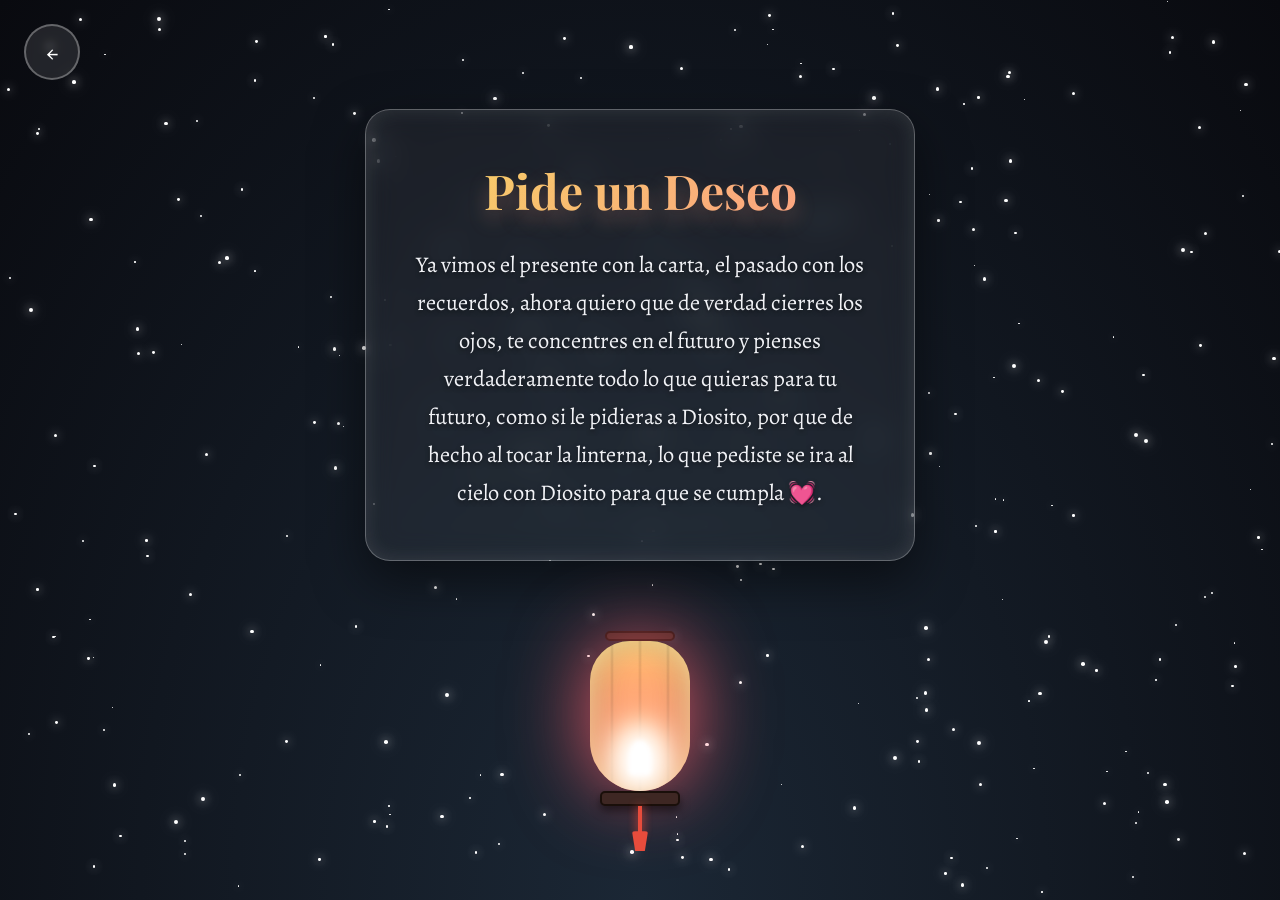
<file: final.html>
<!doctype html>
<html lang="es">
<head>
  <meta charset="UTF-8">
  <meta name="viewport" content="width=device-width, initial-scale=1.0">
  <title>El Deseo en el Cielo</title>
  <link href="https://fonts.googleapis.com/css2?family=Alegreya:ital,wght@0,400;0,700;0,800;1,400&family=Playfair+Display:wght@700;900&family=Dancing+Script:wght@700&display=swap" rel="stylesheet">
  <style>
    *, *::before, *::after { box-sizing: border-box; margin: 0; padding: 0; }
    
    body, html {
      width: 100%;
      height: 100%;
      overflow: hidden;
      font-family: 'Alegreya', serif;
      background: radial-gradient(ellipse at bottom, #1b2735 0%, #090a0f 100%);
      color: #fff;
    }

    /* Lienzo de fuegos artificiales */
    #fireworks {
      position: absolute;
      top: 0; left: 0;
      width: 100vw; height: 100vh;
      z-index: 15;
      pointer-events: none;
      opacity: 0;
      transition: opacity 3s ease; /* Aparecen suavemente al final */
    }

    /* Estrellas de fondo */
    #sky {
      position: absolute;
      top: 0; left: 0;
      width: 100vw; height: 100vh;
      z-index: 0;
      pointer-events: none;
      transition: transform 12s cubic-bezier(0.25, 0.1, 0.25, 1);
    }
    
    .star {
      position: absolute;
      background: #fff;
      border-radius: 50%;
      box-shadow: 0 0 10px #fff, 0 0 20px #fff;
      animation: twinkle linear infinite;
    }

    @keyframes twinkle {
      0% { opacity: 0.1; transform: scale(0.8); }
      50% { opacity: 1; transform: scale(1.3); }
      100% { opacity: 0.1; transform: scale(0.8); }
    }

    /* Estrellas fugaces */
    .shooting-star {
      position: absolute;
      top: -50px;
      width: 150px;
      height: 2px;
      background: linear-gradient(90deg, #fff, transparent);
      box-shadow: 0 0 10px #fff;
      opacity: 0;
      transform: rotate(-45deg);
      z-index: 1;
    }

    @keyframes shooting {
      0% { transform: translateX(100vw) translateY(-100px) rotate(-45deg); opacity: 1; }
      5% { transform: translateX(-100px) translateY(100vh) rotate(-45deg); opacity: 0; }
      100% { opacity: 0; }
    }

    /* Contenedor principal para la cámara (efecto parallax) */
    #camera {
      position: absolute;
      top: 0; left: 0;
      width: 100%; height: 100%;
      display: flex;
      flex-direction: column;
      align-items: center;
      justify-content: center;
      z-index: 10;
      transition: transform 10s cubic-bezier(0.3, 0, 0.1, 1);
    }

    /* Mensaje de cristal espectacular */
    .message-card {
      background: rgba(255, 255, 255, 0.05);
      backdrop-filter: blur(15px);
      -webkit-backdrop-filter: blur(15px);
      border: 1px solid rgba(255, 255, 255, 0.3);
      border-radius: 25px;
      padding: 3rem;
      max-width: 550px;
      text-align: center;
      margin-bottom: 5rem;
      box-shadow: 0 20px 50px rgba(0,0,0,0.5), inset 0 0 20px rgba(255,255,255,0.1);
      transition: opacity 2s ease, transform 2s ease;
    }

    .message-card h1 {
      font-family: 'Playfair Display', serif;
      font-size: 3rem;
      background: linear-gradient(to right, #f6d365 0%, #fda085 100%);
      -webkit-background-clip: text;
      -webkit-text-fill-color: transparent;
      margin-bottom: 1.5rem;
      text-shadow: 0 10px 20px rgba(253, 160, 133, 0.3);
    }

    .message-card p {
      font-size: 1.4rem;
      line-height: 1.7;
      color: #f1f2f6;
      text-shadow: 0 2px 4px rgba(0,0,0,0.5);
    }

    /* La Linterna (Mucho más detallada) */
    .lantern-container {
      position: relative;
      cursor: pointer;
      animation: float-idle 5s ease-in-out infinite;
      transition: opacity 3s ease;
      z-index: 20;
    }

    .lantern {
      width: 100px;
      height: 150px;
      background: linear-gradient(to bottom, #ffc371, #ff5f6d);
      border-radius: 40px 40px 50px 50px;
      position: relative;
      display: flex;
      justify-content: center;
      align-items: flex-end;
      padding-bottom: 15px;
      box-shadow: 
        0 0 80px rgba(255, 95, 109, 0.9), 
        inset 0 0 30px rgba(255, 234, 167, 0.9),
        inset 15px 0 25px rgba(0,0,0,0.15),
        inset -15px 0 25px rgba(0,0,0,0.15);
      transition: transform 0.4s cubic-bezier(0.175, 0.885, 0.32, 1.275);
      overflow: hidden;
    }

    .lantern::before {
      content: '';
      position: absolute;
      top: 0; left: 0; right: 0; bottom: 0;
      background: 
        linear-gradient(90deg, transparent 48%, rgba(0,0,0,0.1) 50%, transparent 52%),
        linear-gradient(90deg, transparent 20%, rgba(0,0,0,0.1) 22%, transparent 24%),
        linear-gradient(90deg, transparent 76%, rgba(0,0,0,0.1) 78%, transparent 80%);
      border-radius: inherit;
    }

    .lantern:hover {
      transform: scale(1.1) translateY(-10px);
      box-shadow: 
        0 0 120px rgba(255, 195, 113, 1), 
        inset 0 0 40px rgba(255, 255, 255, 1);
    }

    /* El fuego dentro */
    .flame {
      position: relative;
      width: 24px;
      height: 36px;
      background: #fff;
      border-radius: 50% 50% 20% 20%;
      box-shadow: 0 0 25px 15px #fff, 0 0 50px 25px #ffeaa7;
      filter: blur(2px);
      animation: flicker 0.1s infinite alternate;
      z-index: 2;
    }

    /* Base y detalles de madera */
    .lantern-base {
      position: absolute;
      bottom: -15px;
      left: 10%;
      width: 80%;
      height: 15px;
      background: #3e2723;
      border-radius: 5px;
      border: 2px solid #1a0f0a;
      box-shadow: 0 5px 10px rgba(0,0,0,0.5);
    }
    .lantern-top {
      position: absolute;
      top: -10px;
      left: 15%;
      width: 70%;
      height: 10px;
      background: #3e2723;
      border-radius: 5px;
      border: 2px solid #1a0f0a;
    }

    /* Borla que cuelga */
    .lantern-tassel {
      position: absolute;
      bottom: -45px;
      left: 50%;
      transform: translateX(-50%);
      width: 4px;
      height: 30px;
      background: #e74c3c;
      box-shadow: 0 0 10px #e74c3c;
    }
    .lantern-tassel::after {
      content: '';
      position: absolute;
      bottom: -15px;
      left: -6px;
      width: 16px;
      height: 20px;
      background: #e74c3c;
      border-radius: 3px;
      clip-path: polygon(0 0, 100% 0, 80% 100%, 20% 100%);
    }

    /* Animaciones */
    @keyframes float-idle {
      0%, 100% { transform: translateY(0) rotate(-2deg); }
      50% { transform: translateY(-20px) rotate(2deg); }
    }

    @keyframes flicker {
      0% { transform: scale(1) translateY(0); opacity: 0.9; }
      100% { transform: scale(1.1) translateY(-2px); opacity: 1; }
    }

    /* Vuelo final */
    .fly-away {
      animation: fly-to-stars 10s cubic-bezier(0.4, 0, 0.8, 1) forwards !important;
      pointer-events: none;
    }

    @keyframes fly-to-stars {
      0% { transform: translateY(0) scale(1) rotate(0deg); }
      100% { transform: translateY(-1500px) scale(0.2) rotate(15deg); opacity: 0; }
    }

    /* Contenedor final oculto arriba */
    #final-container {
      position: absolute;
      top: -100vh; /* Empieza muy arriba */
      width: 100%;
      display: flex;
      flex-direction: column;
      align-items: center;
      text-align: center;
      opacity: 0;
      transition: opacity 4s ease 3s; /* Aparece después de 3 seg */
      pointer-events: none;
      z-index: 20;
      padding: 0 2rem;
    }

    #final-title {
      font-family: 'Dancing Script', cursive;
      font-size: 8rem;
      color: #fff;
      text-shadow: 0 0 30px #fff, 0 0 60px #ffc371, 0 0 120px #ff5f6d;
      margin-bottom: 0.5rem;
    }

    #final-text {
      font-family: 'Alegreya', serif;
      font-size: 1.6rem;
      color: #f1f2f6;
      max-width: 800px;
      line-height: 1.6;
      text-shadow: 0 2px 10px rgba(0,0,0,0.8), 0 0 20px rgba(255,255,255,0.3);
    }

    @media (max-width: 768px) {
      #final-title { font-size: 5rem; }
      #final-text { font-size: 1.2rem; }
      .message-card h1 { font-size: 2.2rem; }
      .message-card p { font-size: 1.2rem; }
    }

    /* Botón flotante para regresar */
    .nav-left {
      position: fixed;
      top: 1.5rem;
      left: 1.5rem;
      z-index: 50;
      display: inline-flex;
      align-items: center;
      justify-content: center;
      width: 56px;
      height: 56px;
      border-radius: 50%;
      background: rgba(255,255,255,0.1);
      border: 2px solid rgba(255,255,255,0.3);
      color: #fff;
      text-decoration: none;
      font-size: 1.5rem;
      backdrop-filter: blur(4px);
      transition: all 0.3s ease;
    }
    .nav-left:hover {
      background: rgba(255,255,255,0.2);
      transform: translateY(-2px);
    }
  </style>
</head>
<body>

  <a class="nav-left" href="fotos.html" aria-label="Volver">←</a>

  <div id="sky"></div>
  <canvas id="fireworks"></canvas>

  <audio id="fireworks-sound" src="fuegos.mp3" loop preload="auto"></audio>
  <audio id="music-sound" src="mañanitas.mp3" preload="auto"></audio>

  <div id="camera">
    <div class="message-card" id="message">
      <h1>Pide un Deseo</h1>
      <p>Ya vimos el presente con la carta, el pasado con los recuerdos, ahora quiero que de verdad cierres los ojos, te concentres en el futuro y pienses verdaderamente todo lo que quieras para tu futuro, como si le pidieras a Diosito, por que de hecho al tocar la linterna, lo que pediste se ira al cielo con Diosito para que se cumpla 💓.</p>
    </div>

    <div class="lantern-container" id="lantern" title="Haz clic para soltar la linterna">
      <div class="lantern-top"></div>
      <div class="lantern">
        <div class="flame"></div>
      </div>
      <div class="lantern-base"></div>
      <div class="lantern-tassel"></div>
    </div>
  </div>

  <div id="final-container">
    <h1 id="final-title">¡Feliz Cumpleaños!</h1>
    <p id="final-text">De todo corazon kry espero que todo lo que deseas se cumpla, espero que Diosito cumpla y te de oportunidades de salir adelante, te mereces todo lo bueno que existe, nunca olvides que eres una gran persona, nunca olvides de soñar a lo grande, te mereces eso y mas, sientete orgullosa de quien eres y como eres. Espero que te haya gustado este momentito que aunque no es mucho, lo hice con mucho cariño tq.</p>
  </div>

  <script>
    // Generar estrellas de fondo
    const sky = document.getElementById('sky');
    const starCount = window.innerWidth < 768 ? 150 : 300;
    
    for (let i = 0; i < starCount; i++) {
      const star = document.createElement('div');
      star.className = 'star';
      
      const size = Math.random() * 3 + 1;
      star.style.width = size + 'px';
      star.style.height = size + 'px';
      
      star.style.left = Math.random() * 100 + 'vw';
      star.style.top = Math.random() * 100 + 'vh';
      
      star.style.animationDuration = (Math.random() * 4 + 2) + 's';
      star.style.animationDelay = (Math.random() * 5) + 's';
      
      sky.appendChild(star);
    }

    // Estrellas fugaces
    setInterval(() => {
      const shootingStar = document.createElement('div');
      shootingStar.className = 'shooting-star';
      shootingStar.style.animationDuration = (Math.random() * 2 + 2) + 's';
      sky.appendChild(shootingStar);
      setTimeout(() => shootingStar.remove(), 4000);
    }, 3000);

    // Sistema de Fuegos Artificiales en Canvas (Infinitos)
    const canvas = document.getElementById('fireworks');
    const ctx = canvas.getContext('2d');
    
    function resizeCanvas() {
      canvas.width = window.innerWidth;
      canvas.height = window.innerHeight;
    }
    window.addEventListener('resize', resizeCanvas);
    resizeCanvas();

    // Extraer puntos para formar figuras con fuegos artificiales
    function getShapePoints(text, fontSize = 80) {
      const oc = document.createElement('canvas');
      const octx = oc.getContext('2d');
      oc.width = 400;
      oc.height = 400;
      octx.font = `bold ${fontSize}px Arial`;
      octx.fillStyle = 'white';
      octx.textAlign = 'center';
      octx.textBaseline = 'middle';
      octx.fillText(text, oc.width / 2, oc.height / 2);
      
      const imgData = octx.getImageData(0, 0, oc.width, oc.height).data;
      const points = [];
      const step = 5; // Resolución de las chispas
      for (let y = 0; y < oc.height; y += step) {
        for (let x = 0; x < oc.width; x += step) {
          const alpha = imgData[(y * oc.width + x) * 4 + 3];
          if (alpha > 128) {
            points.push({ x: x - oc.width / 2, y: y - oc.height / 2 });
          }
        }
      }
      return points;
    }

    // Pre-generar formas
    const shapes = [
      getShapePoints('🐣', 100),
      getShapePoints('⭐', 100),
      getShapePoints('🌷', 100),
      getShapePoints('F.CUMPLE', 60)
    ];

    class Particle {
      constructor(x, y, color) {
        this.x = x; 
        this.y = y; 
        this.color = color;
        const angle = Math.random() * Math.PI * 2;
        const speed = Math.random() * 7 + 2; // Explosión expansiva
        this.vx = Math.cos(angle) * speed;
        this.vy = Math.sin(angle) * speed;
        this.alpha = 1;
        this.decay = Math.random() * 0.015 + 0.01;
      }
      update() {
        this.vy += 0.05; // gravedad
        this.vx *= 0.98; // fricción del aire
        this.vy *= 0.98;
        this.x += this.vx; 
        this.y += this.vy;
        this.alpha -= this.decay;
      }
      draw() {
        ctx.globalAlpha = Math.max(0, this.alpha);
        ctx.fillStyle = this.color;
        ctx.beginPath();
        ctx.arc(this.x, this.y, 2, 0, Math.PI * 2);
        ctx.fill();
      }
    }

    class Firework {
      constructor() {
        this.x = Math.random() * canvas.width;
        this.y = canvas.height;
        this.targetY = Math.random() * canvas.height * 0.4 + 100;
        this.vx = (Math.random() - 0.5) * 3;
        this.vy = -Math.random() * 6 - 10;
        this.color = `hsl(${Math.random() * 360}, 100%, 60%)`; // Colores muy vibrantes
        this.particles = [];
        this.exploded = false;
      }
      update() {
        if (!this.exploded) {
          this.x += this.vx; 
          this.y += this.vy;
          this.vy += 0.08; // gravedad del cohete
          if (this.vy >= 0 || this.y <= this.targetY) {
            this.exploded = true;
            // Crear la explosión
            for (let i = 0; i < 150; i++) {
              this.particles.push(new Particle(this.x, this.y, this.color));
            }
          }
        } else {
          this.particles.forEach(p => p.update());
          this.particles = this.particles.filter(p => p.alpha > 0);
        }
      }
      draw() {
        if (!this.exploded) {
          ctx.globalAlpha = 1;
          ctx.fillStyle = this.color;
          ctx.beginPath(); 
          ctx.arc(this.x, this.y, 3, 0, Math.PI * 2); 
          ctx.fill();
        } else {
          this.particles.forEach(p => p.draw());
        }
      }
    }

    class ShapeParticle {
      constructor(x, y, color, targetOffsetX, targetOffsetY) {
        this.x = x; this.y = y; this.color = color;
        // La velocidad inicial apunta a la posición que formará la figura
        this.vx = targetOffsetX * 0.08;
        this.vy = targetOffsetY * 0.08;
        this.alpha = 2; // Mayor tiempo de vida para apreciar la figura
        this.decay = 0.015;
      }
      update() {
        this.vx *= 0.90; // Frena drásticamente para mantener la figura armada
        this.vy *= 0.90;
        this.vy += 0.02; // Gravedad ultra ligera para que la figura "flote" hacia abajo
        this.x += this.vx;
        this.y += this.vy;
        this.alpha -= this.decay;
      }
      draw() {
        ctx.globalAlpha = Math.max(0, Math.min(1, this.alpha));
        ctx.fillStyle = this.color;
        ctx.beginPath(); ctx.arc(this.x, this.y, 2.5, 0, Math.PI * 2); ctx.fill();
      }
    }

    class ShapeFirework {
      constructor() {
        // Nace de los lados (con un poco de variación para que no sean exactos)
        this.x = (Math.random() < 0.5 ? canvas.width * 0.2 : canvas.width * 0.8) + (Math.random() * 80 - 40);
        this.y = canvas.height;
        this.targetY = canvas.height * 0.2; // Explota alto
        this.vx = 0;
        this.vy = -Math.random() * 3 - 10;
        this.color = `hsl(${Math.random() * 360}, 100%, 70%)`;
        this.particles = [];
        this.exploded = false;
        this.shapeTemplate = shapes[Math.floor(Math.random() * shapes.length)];
      }
      update() {
        if (!this.exploded) {
          this.x += this.vx; 
          this.y += this.vy;
          this.vy += 0.06;
          if (this.vy >= 0 || this.y <= this.targetY) {
            this.exploded = true;
            this.shapeTemplate.forEach(pt => {
              this.particles.push(new ShapeParticle(this.x, this.y, this.color, pt.x, pt.y));
            });
          }
        } else {
          this.particles.forEach(p => p.update());
          this.particles = this.particles.filter(p => p.alpha > 0);
        }
      }
      draw() {
        if (!this.exploded) {
          ctx.globalAlpha = 1;
          ctx.fillStyle = '#fff';
          ctx.beginPath(); ctx.arc(this.x, this.y, 4, 0, Math.PI * 2); ctx.fill();
        } else {
          this.particles.forEach(p => p.draw());
        }
      }
    }

    let fireworksArray = [];
    let animationId;
    let shapeCooldown = 0;

    function animateFireworks() {
      animationId = requestAnimationFrame(animateFireworks);
      // Efecto de estela (trail) difuminado
      ctx.globalCompositeOperation = 'destination-out';
      ctx.fillStyle = 'rgba(0, 0, 0, 0.2)';
      ctx.fillRect(0, 0, canvas.width, canvas.height);
      ctx.globalCompositeOperation = 'lighter';

      // Aparecen constantemente
      if (Math.random() < 0.08) {
        fireworksArray.push(new Firework());
      }
      // A veces lanzamos varios juntos
      if (Math.random() < 0.02) {
        fireworksArray.push(new Firework());
        fireworksArray.push(new Firework());
      }
      
      // Fuegos especiales con formas (con cooldown para que no se amontonen)
      if (shapeCooldown > 0) shapeCooldown--;
      if (Math.random() < 0.008 && shapeCooldown <= 0) { 
        fireworksArray.push(new ShapeFirework());
        shapeCooldown = 150; // Espera unos ~2.5 segundos mínimo antes de lanzar otro
      }

      fireworksArray.forEach(f => { 
        f.update(); 
        f.draw(); 
      });
      fireworksArray = fireworksArray.filter(f => !f.exploded || f.particles.length > 0);
    }

    // Lógica de Interacción Principal
    const lantern = document.getElementById('lantern');
    const message = document.getElementById('message');
    const camera = document.getElementById('camera');
    const finalContainer = document.getElementById('final-container');
    const fireworksCanvas = document.getElementById('fireworks');

    let isLaunched = false;

    lantern.addEventListener('click', () => {
      if (isLaunched) return;
      isLaunched = true;

      // Desvanecer el mensaje
      message.style.opacity = '0';
      message.style.transform = 'translateY(50px)';

      // La linterna sale volando hacia arriba
      lantern.classList.add('fly-away');

      // Mover la cámara hacia arriba (translacion hacia abajo de la escena)
      camera.style.transform = 'translateY(120vh)';
      sky.style.transform = 'translateY(40vh)'; // Efecto parallax en las estrellas más fuerte

      // Mostrar el texto gigante
      finalContainer.style.top = '25vh'; // Lo movemos al centro un poco más arriba para que quepa todo el texto
      finalContainer.style.opacity = '1';

      // Desatar el espectáculo de fuegos artificiales infinitos
      setTimeout(() => {
        fireworksCanvas.style.opacity = '1';
        animateFireworks();
        
        // Iniciar música de mañanitas
        const music = document.getElementById('music-sound');
        if (music) {
          music.volume = 0.35; // Bajado un poco más
          music.play().catch(e => console.log('No se pudo reproducir música:', e));
        }

        // Iniciar sonido de fuegos artificiales
        const sound = document.getElementById('fireworks-sound');
        if (sound) {
          sound.volume = 0.3; // Volumen moderado bajo para que destaque la música
          sound.play().catch(e => console.log('No se pudo reproducir fuegos:', e));
        }
      }, 4000);
    });
  </script>
</body>
</html>
</file>
